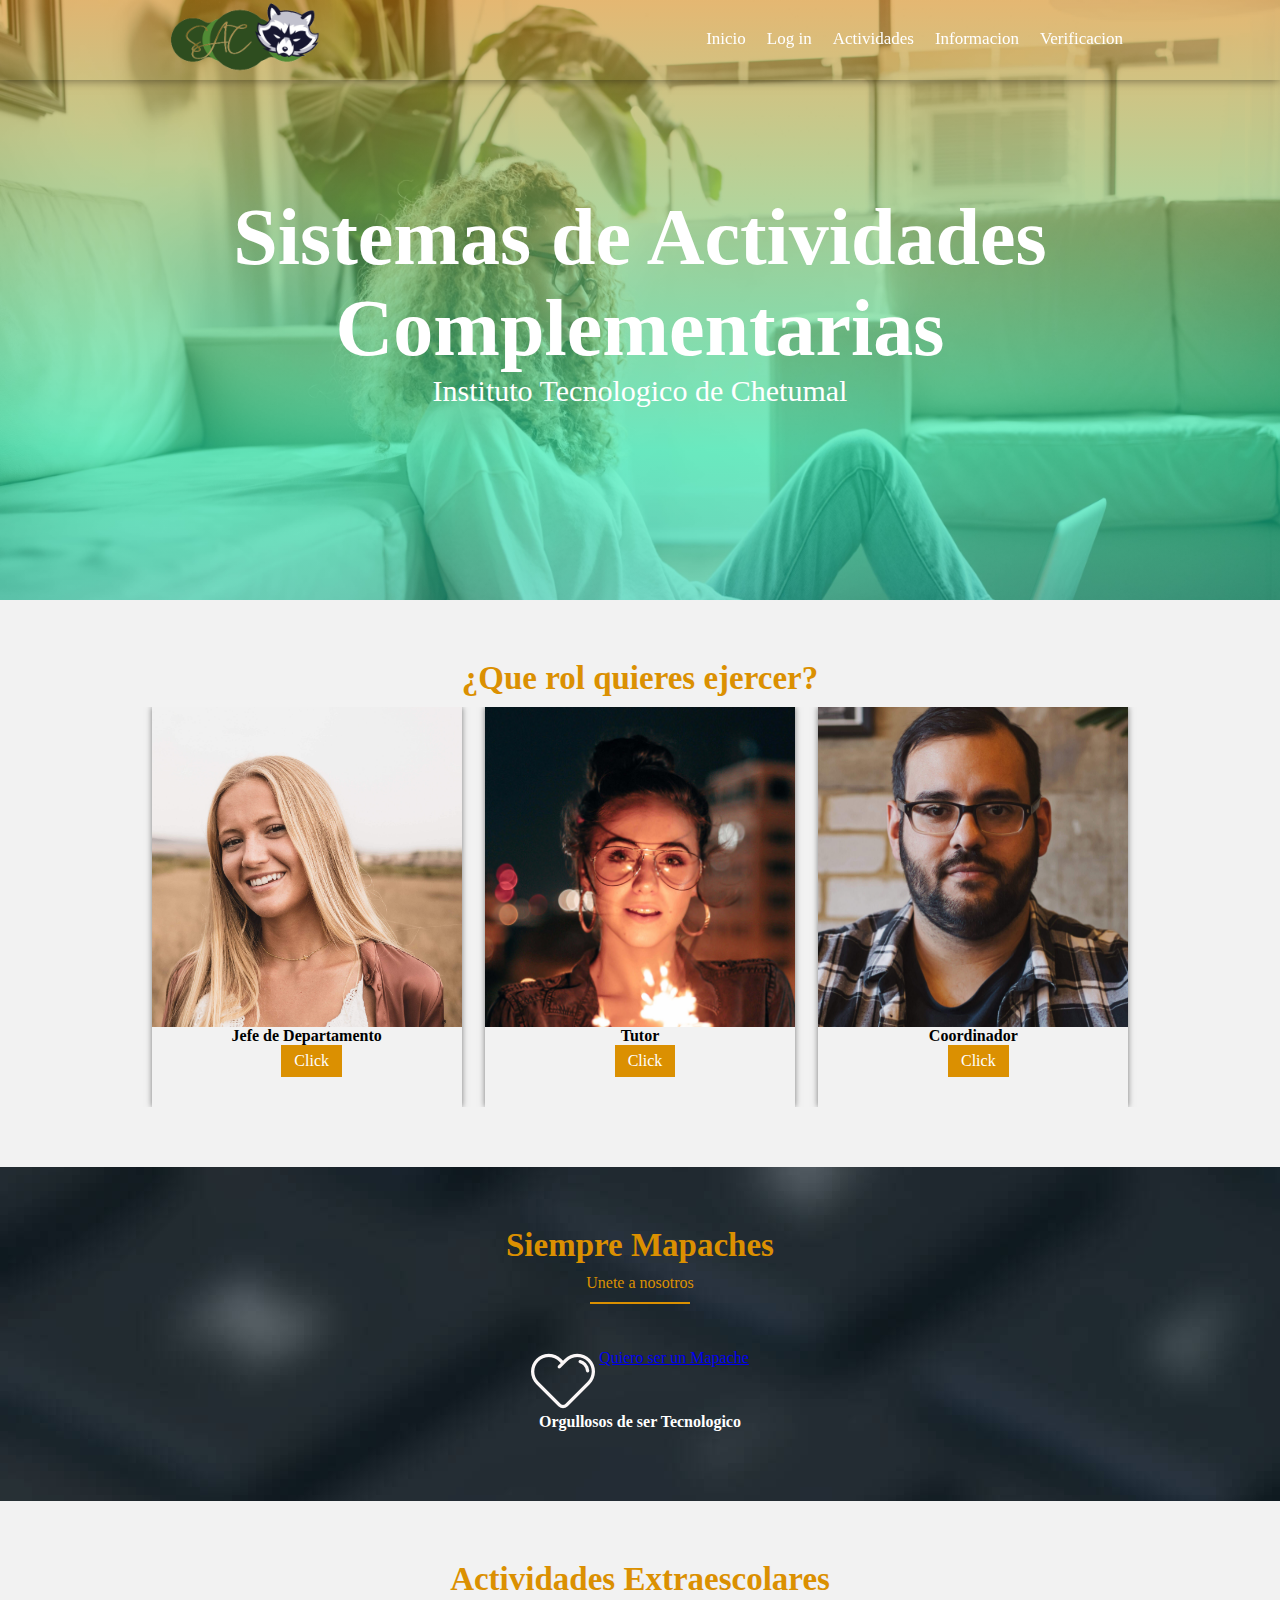
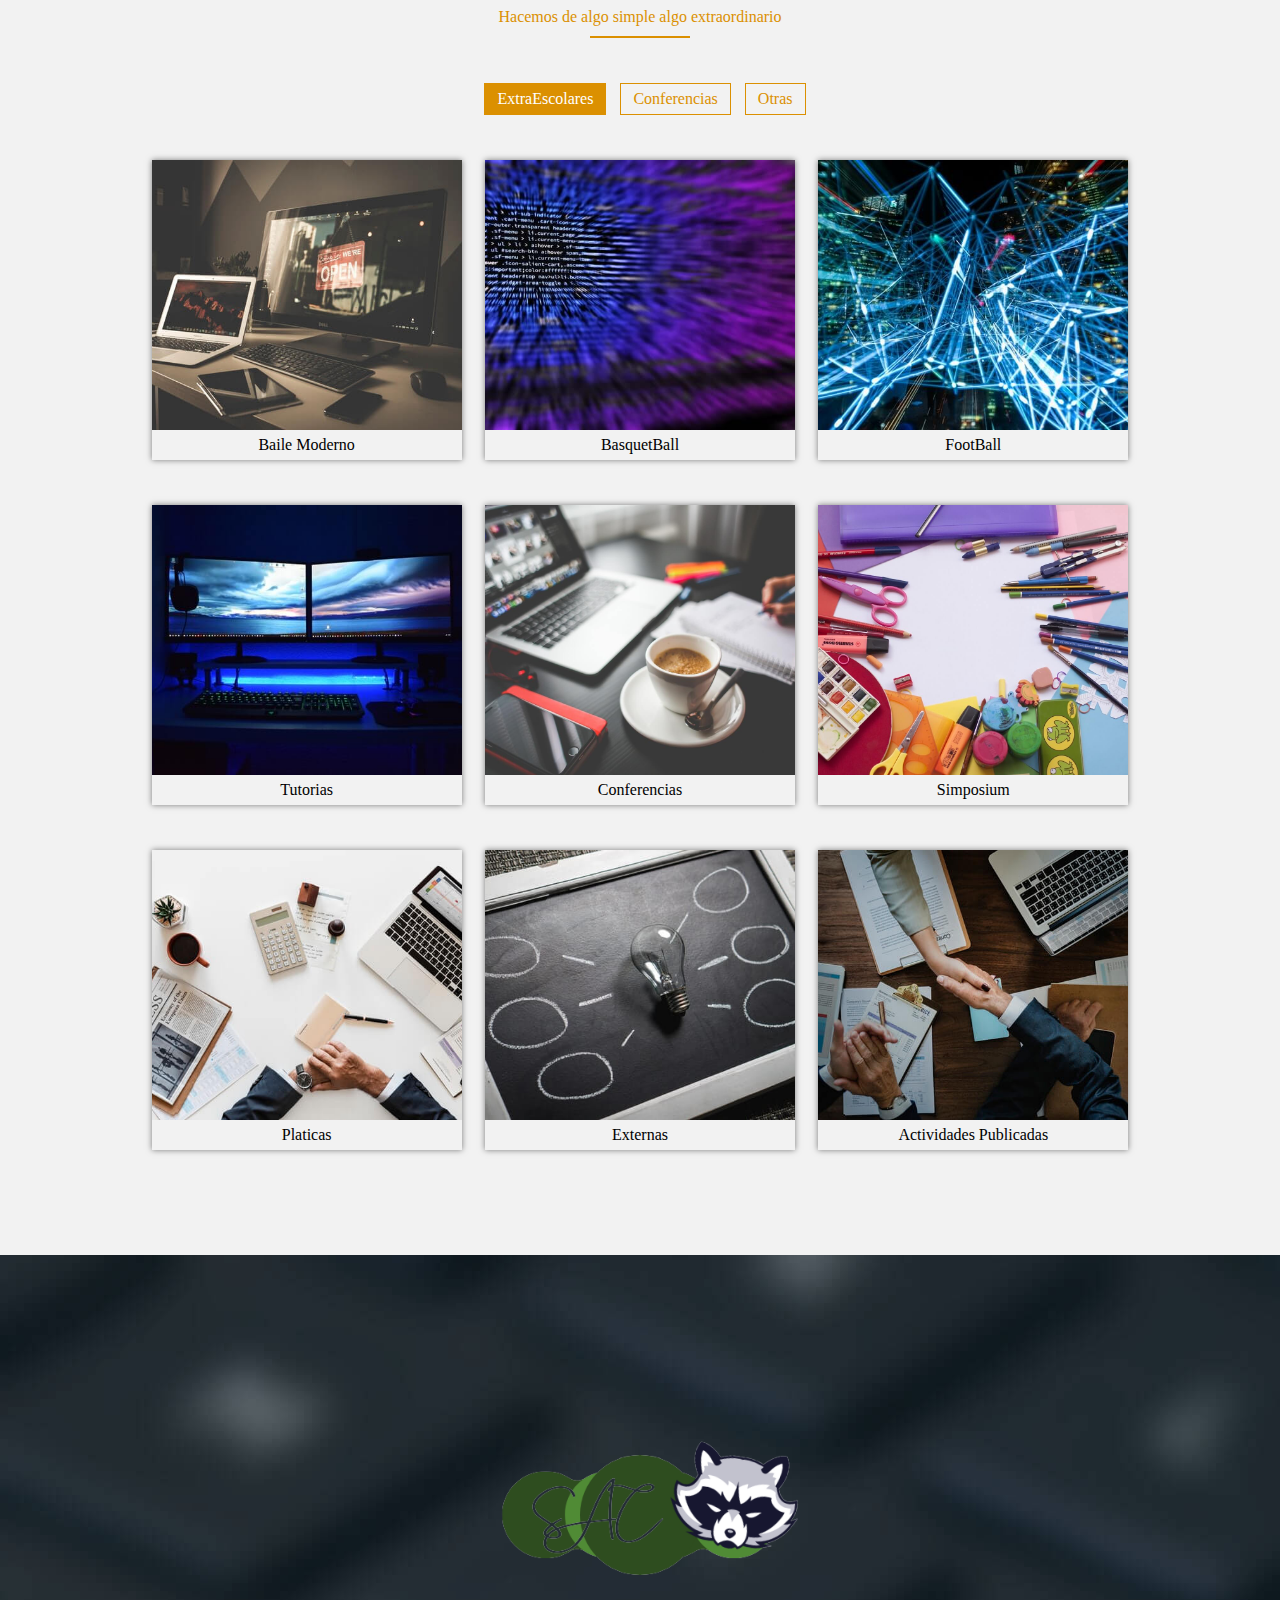
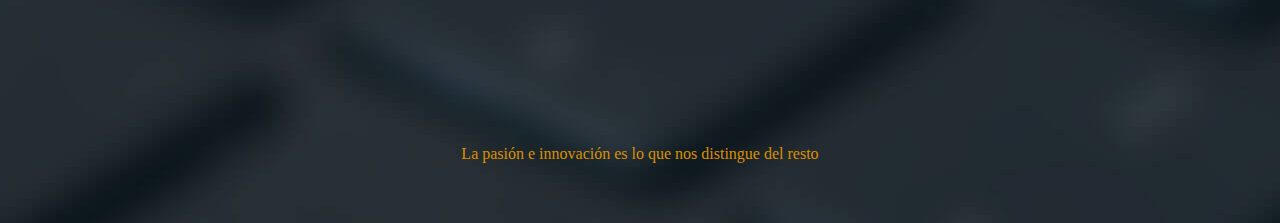
<file: index.html>
<!DOCTYPE html>
<html lang="en">

<head>
    <meta charset="UTF-8">
    <meta name="viewport" content="width=device-width, initial-scale=1.0">
    <meta http-equiv="X-UA-Compatible" content="ie=edge">
    <meta http-equiv="X-UA-Compatible" content="">
    <title>Proyecto Final</title>
    <link rel="stylesheet" href="estilos.css">
    <link rel="stylesheet" href="https://use.fontawesome.com/releases/v5.3.1/css/all.css" integrity="sha384-mzrmE5qonljUremFsqc01SB46JvROS7bZs3IO2EmfFsd15uHvIt+Y8vEf7N7fWAU" crossorigin="anonymous">



    <body class="hidden">
        <div class="centrado" id="onload">
            <div class="lds-facebook">
                <div></div>
                <div></div>
                <div></div>
            </div>
        </div>
        <header>
            <nav id="nav" class="nav1">
                <div class="contenedor-nav">
                    <div class="logo">
                        <img src="img/logo.png" alt="">
                    </div>
                    <div class="enlaces" id="enlaces">
                        <a href="#" id="enlace-inicio" class="btn-header">Inicio</a>
                        <a href="log in.html" class="btn-header">Log in</a>
                        <a href="#" id="enlace-servicio" class="btn-header">Actividades</a>
                        <a href="#" id="enlace-trabajo" class="btn-header">Informacion</a>
                        <a href="Responsive.html" class="btn-header">Verificacion</a>
                    </div>
                    <div class="icono" id="open">
                        <span>&#9776;</span>
                    </div>
                </div>
            </nav>
            <div class="textos">
                <h1>Sistemas de Actividades Complementarias</h1>
                <h2>Instituto Tecnologico de Chetumal</h2>
            </div>
        </header>
        <main>
            <section class="team contenedor" id="Equipo">
                <h3>¿Que rol quieres ejercer?</h3>
                <div class="botones-work">
                    <div class="card">
                        <div class="content-card">
                            <div class="people">
                                <img src="img/people1.jpg" alt="">
                            </div>
                            <div class="botones-work" id="enlace">
                                <h4>Jefe de Departamento</h4>
                                <ul>
                                    <li class="filter active" data-nombre='Click'>Click</li>
                                    <p></p>
                            </div>
                        </div>
                        <div class="content-card">
                            <div class="people">
                                <img src="img/people2.jpg" alt="">
                            </div>
                            <div class="botones-work">
                                <h4>Tutor</h4>
                                <ul>
                                    <li class="filter active" data-nombre='Click'>Click</li>
                                    <p></p>
                            </div>
                        </div>
                        <div class="content-card">
                            <div class="people">
                                <img src="img/people3.jpg" alt="">
                            </div>
                            <div class="botones-work">
                                <h4>Coordinador</h4>
                                <ul>
                                    <li class="filter active" data-nombre='Click'>Click</li>
                                    <p></p>
                            </div>
                        </div>
                    </div>
            </section>
            <section class="about" id="servicio">
                <div class="contenedor">
                    <h3>Siempre Mapaches</h3>
                    <p class="after">Unete a nosotros</p>
                    <div class="servicios" id="enlaces-CajaServicios">
                        <div class="caja-servicios">
                            <img src="img/heart.png" alt="">
                            <a href="#" id="enlaces-CajaServicios" class="btn-header">Quiero ser un Mapache</a>
                            <h4>Orgullosos de ser Tecnologico</h4>
                            <p></p>
                        </div>
                    </div>
                </div>
            </section>
            <section class="work contenedor" id="trabajo">
                <h3>Actividades Extraescolares</h3>
                <p class="after">Hacemos de algo simple algo extraordinario</p>
                <div class="botones-work">
                    <ul>
                        <li class="filter active" data-nombre='todos'>ExtraEscolares</li>
                        <li class="filter" data-nombre='diseño'>Conferencias</li>
                        <li class="filter" data-nombre='programacion'>Otras</li>
                    </ul>
                </div>
                <div class="galeria-work">
                    <div class="cont-work programacion">
                        <div class="img-work">
                            <img src="img/programacion1.jpeg" alt="">
                        </div>
                        <div class="textos-work">
                            <h4>Baile Moderno</h4>
                        </div>
                    </div>
                    <div class="cont-work programacion">
                        <div class="img-work">
                            <img src="img/programacion2.jpeg" alt="">
                        </div>
                        <div class="textos-work">
                            <h4>BasquetBall</h4>
                        </div>
                    </div>
                    <div class="cont-work programacion">
                        <div class="img-work">
                            <img src="img/programacion3.jpeg" alt="">
                        </div>
                        <div class="textos-work">
                            <h4>FootBall</h4>
                        </div>
                    </div>
                    <div class="cont-work diseño">
                        <div class="img-work">
                            <img src="img/diseño1.jpeg" alt="">
                        </div>
                        <div class="textos-work">
                            <h4>Tutorias</h4>
                        </div>
                    </div>
                    <div class="cont-work diseño">
                        <div class="img-work">
                            <img src="img/diseño2.jpeg" alt="">
                        </div>
                        <div class="textos-work">
                            <h4>Conferencias</h4>
                        </div>
                    </div>
                    <div class="cont-work diseño">
                        <div class="img-work">
                            <img src="img/diseño3.jpeg" alt="">
                        </div>
                        <div class="textos-work">
                            <h4>Simposium</h4>
                        </div>
                    </div>
                    <div class="cont-work marketing">
                        <div class="img-work">
                            <img src="img/marketing1.jpeg" alt="">
                        </div>
                        <div class="textos-work">
                            <h4>Platicas</h4>
                        </div>
                    </div>
                    <div class="cont-work marketing">
                        <div class="img-work">
                            <img src="img/marketing2.jpeg" alt="">
                        </div>
                        <div class="textos-work">
                            <h4>Externas</h4>
                        </div>
                    </div>
                    <div class="cont-work marketing">
                        <div class="img-work">
                            <img src="img/marketing3.jpeg" alt="">
                        </div>
                        <div class="textos-work">
                            <h4>Actividades Publicadas</h4>
                        </div>
                    </div>
                </div>
            </section>
        </main>
        <footer id="contacto">
            <div class="footer contenedor">
                <div class="marca-logo">
                    <img src="img/logo.png" alt="">
                </div>
                <div class="iconos">
                    <i class="fab fa-youtube"></i>
                    <i class="fab fa-facebook-square"></i>
                    <i class="fab fa-github"></i>
                </div>
                <p>La pasión e innovación es lo que nos distingue del resto</p>
            </div>

        </footer>
        <script src="js/jquery.js"></script>
        <script src="js/main.js"></script>
        <script src="js/filtro.js"></script>
    </body>

</html>
</file>
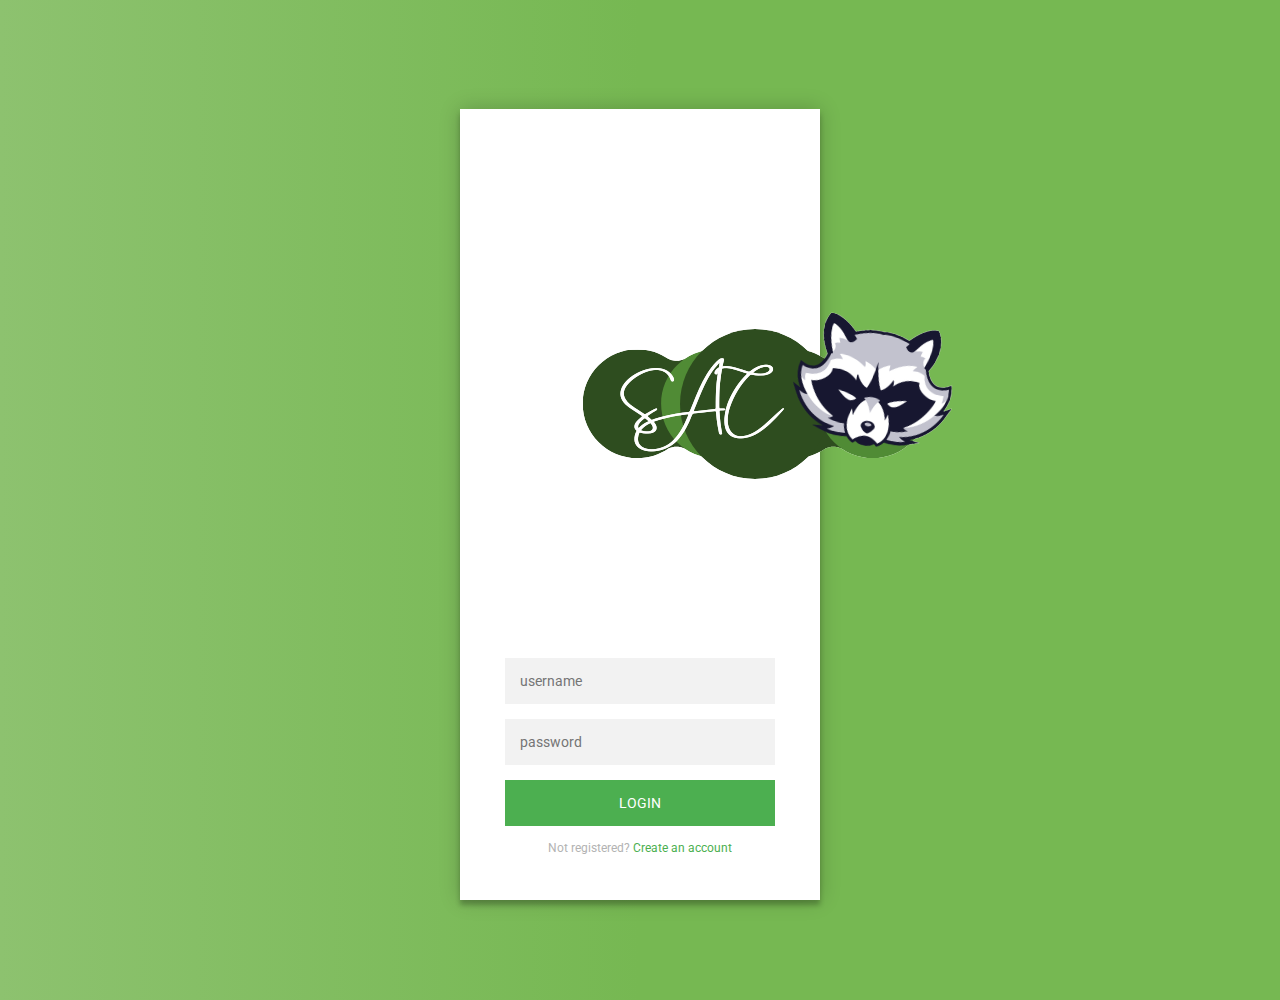
<file: log in.html>
<!DOCTYPE html>
<html lang="en">

<head>
    <meta charset="UTF-8">
    <title>LOG IN</title>
    <link rel="stylesheet" href="./style.css">

</head>

<body>
    <div class="login-page">
        <div class="form">
            <div class="logo">
                <img src="img/logo.png" alt="">
            </div>
            <form class="register-form">
                <input type="text" placeholder="name" />
                <input type="password" placeholder="password" />
                <input type="text" placeholder="email address" />
                <button>create</button>
                <p class="message">Already registered? <a href="#">Sign In</a></p>
            </form>
            <form class="login-form">
                <input type="text" placeholder="username" />
                <input type="password" placeholder="password" />
                <button>login</button>
                <p class="message">Not registered? <a href="#">Create an account</a></p>
            </form>
        </div>
    </div>
    <script src='//cdnjs.cloudflare.com/ajax/libs/jquery/2.1.3/jquery.min.js'></script>
    <script src="./script.js"></script>

</body>

</html>
</file>
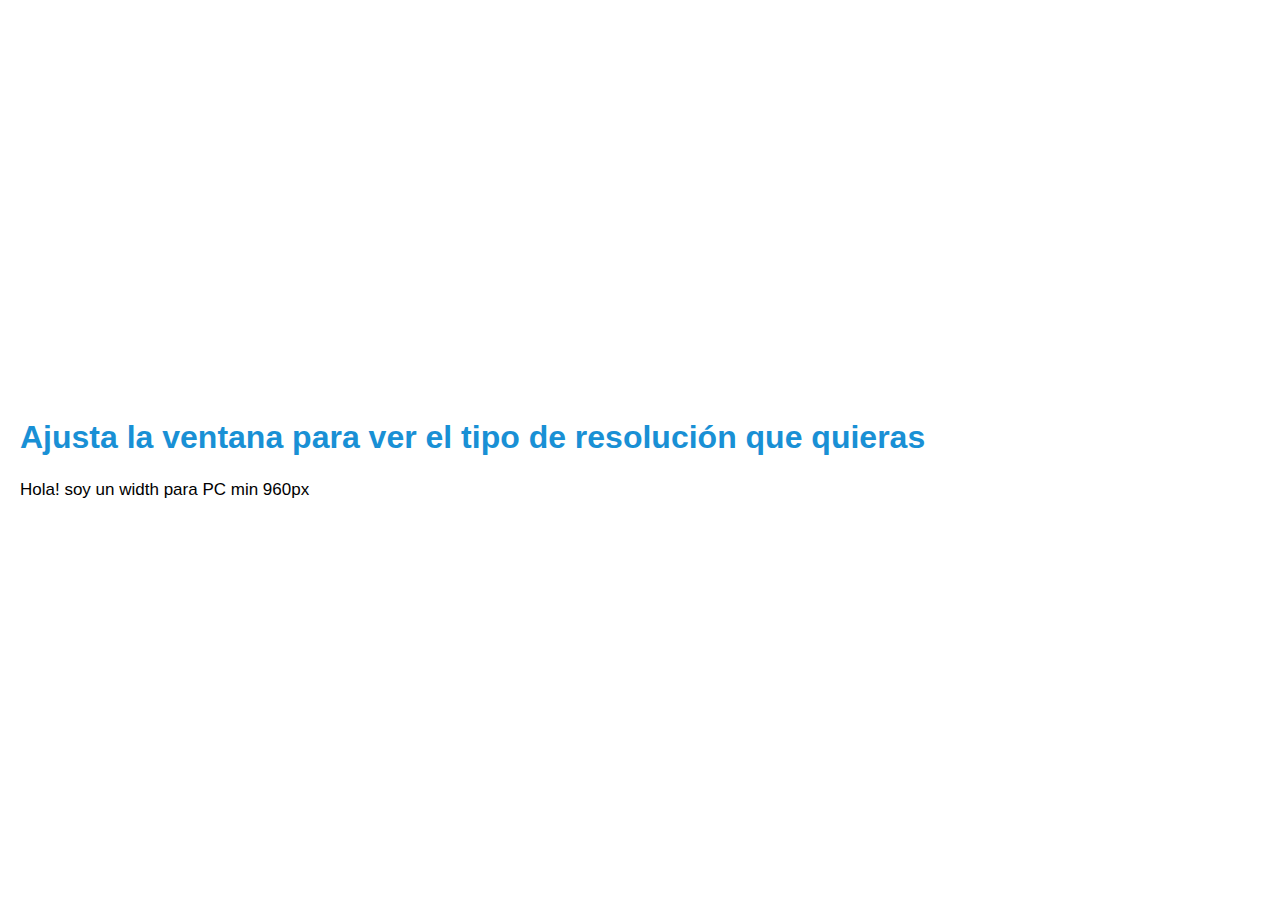
<file: Responsive.html>
<!DOCTYPE html>

<html>

<head>
    <meta name="viewport" content="width=device-width, initial-scale=1.0">
    <link rel="stylesheet" href="base.css">
    <link rel="stylesheet" href="responsive.css">
</head>

<body>
    <div id="wrap">
        <div id="caja">
            <div id="contenido">
                <h1>Ajusta la ventana para ver el tipo de resolución que quieras</h1>
                <div id="pc">
                    Hola! soy un width para PC min 960px
                </div>
                <div id="tablet">
                    Hola! soy un width para tablets de 768-959px
                </div>
                <div id="movilPaisado">
                    Hola! soy un width para moviles Paisados de 480-767px
                </div>
                <div id="movilNormal">
                    Hola! soy un width para moviles de 0-479px
                </div>
            </div>
        </div>
    </div>
</body>

</html>
</file>
<file: estilos.css>
:root {
    --color1: rgb(219, 144, .5);
    --color2: rgba(23, 180, 83, 0.877);
    --color3: rgba(11, 194, 211, 0.623);
    --fondo: #f2f2f2;
    --titulos: 33px;
    --margenes: 60px;
    --espacios: 10px;
    --espacios-contenido: 45px;
}

* {
    margin: 0;
    padding: 0;
    box-sizing: border-box;
}

body {
    font-family: 'open sans';
    background: var(--fondo);
}

img {
    vertical-align: top;
}


/* Preloader */

.hidden {
    overflow: hidden;
}

.centrado {
    position: fixed;
    width: 100vw;
    height: 100vh;
    background: #000;
    z-index: 100;
    display: flex;
    justify-content: center;
    align-items: center;
}

.lds-facebook {
    display: inline-block;
    position: relative;
    width: 64px;
    height: 64px;
}

.lds-facebook div {
    display: inline-block;
    position: absolute;
    left: 6px;
    width: 13px;
    background: #cef;
    animation: lds-facebook 1.2s cubic-bezier(0, 0.5, 0.5, 1) infinite;
}

.lds-facebook div:nth-child(1) {
    left: 6px;
    animation-delay: -0.24s;
}

.lds-facebook div:nth-child(2) {
    left: 26px;
    animation-delay: -0.12s;
}

.lds-facebook div:nth-child(3) {
    left: 45px;
    animation-delay: 0;
}

@keyframes lds-facebook {
    0% {
        top: 6px;
        height: 51px;
    }
    50%,
    100% {
        top: 19px;
        height: 26px;
    }
}


/* Header */

header {
    width: 100%;
    height: 600px;
    background: linear-gradient(to bottom, rgba(211, 135, 20, .6), rgba(29, 241, 171, .6), rgba(7, 109, 150, .45)), url(img/fondo.jpg);
    background-attachment: fixed;
    background-position: center;
    background-size: cover;
}

nav {
    width: 100%;
    position: fixed;
    box-shadow: 0 0 10px 0 rgba(0, 0, 0, .5)
}

.nav1 {
    background: transparent;
    height: 80px;
    color: #fff;
}

.nav2 {
    background: var(--fondo);
    height: 100px;
    color: #000;
}

.contenedor-nav {
    display: flex;
    margin: auto;
    width: 90%;
    justify-content: space-between;
    align-items: center;
    max-width: 1000px;
    height: inherit;
    overflow: hidden;
}

nav .enlaces a {
    display: inline-block;
    padding: 5px 0;
    margin-right: 17px;
    font-size: 17px;
    font-weight: 300;
    text-decoration: none;
    border-bottom: 3px solid transparent;
    color: inherit;
}

nav .enlaces a:hover {
    border-bottom: 3px solid #1498a4;
    transition: 0.6s;
}

.logo,
.logo img {
    max-height: 200px;
}

.icono {
    display: none;
    font-size: 24px;
    padding: 23.5px 20px;
}

.textos {
    width: 100%;
    height: 100%;
    display: flex;
    justify-content: center;
    flex-direction: column;
    align-items: center;
    color: #fff;
    overflow: hidden;
    text-align: center;
}

.textos>h1 {
    font-size: 80px;
    ;
}

.textos>h2 {
    font-size: 30px;
    font-weight: 300;
}


/* Main */

.contenedor {
    margin: auto;
    padding: var(--margenes) 0;
    width: 90%;
    max-width: 1000px;
    text-align: center;
    overflow: hidden;
}

.contenedor h3 {
    font-size: var(--titulos);
    color: var(--color1);
    margin-bottom: var(--espacios);
}

.contenedor p {
    font-size: var(--subtitulos);
    font-weight: 300;
    color: var(--color1);
}

.after::after {
    content: '';
    display: block;
    margin: auto;
    margin-top: var(--espacios);
    width: 100px;
    height: 2px;
    background: var(--color1);
    margin-bottom: var(--espacios-contenido);
}

.card {
    display: flex;
    justify-content: space-around;
    flex-wrap: wrap;
}

.content-card {
    width: 31%;
    box-shadow: 0 0 6px 0 rgba(0, 0, 0, .5);
    overflow: hidden;
    height: 400px;
}

.people {
    height: 80%;
}

.content-card img {
    width: 100%;
    height: 100%;
    object-fit: cover;
}

.texto-team {
    height: 20%;
    width: 100%;
    padding: var(--espacios) 0;
}

.about {
    background: url(img/teclado.jpg);
    height: auto;
}

.servicios {
    display: flex;
    color: #fff;
    justify-content: space-between;
    margin: auto;
    flex-wrap: wrap;
}

.caja-servicios {
    width: 30%;
    margin: auto;
    text-align: center;
}

.caja-servicios>h4 {
    margin-bottom: var(--espacios);
}

.caja-servicios>p {
    text-align: center;
}

.botones-work {
    overflow: hidden;
}

.botones-work li {
    display: inline-block;
    text-align: center;
    margin-left: var(--espacios);
    margin-bottom: var(--espacios-contenido);
    padding: 6px 12px;
    border: 1px solid var(--color1);
    list-style: none;
    color: var(--color1);
}

.botones-work li:hover {
    background: var(--color1);
    color: #fff;
    cursor: pointer;
}

.botones-work .active {
    background: var(--color1);
    color: #fff;
}

.galeria-work {
    display: flex;
    flex-wrap: wrap;
    justify-content: space-around;
}

.cont-work {
    width: 31%;
    box-shadow: 0 0 6px 0 rgba(0, 0, 0, .5);
    height: 300px;
    overflow: hidden;
    margin-bottom: var(--espacios-contenido);
}

.img-work {
    height: 90%;
    width: 100%;
}

.img-work img {
    height: 100%;
    width: 100%;
    object-fit: cover;
}

.textos-work {
    height: 10%;
}

.textos-work h4 {
    line-height: 30px;
    font-weight: 300;
}


/* Footer */

footer {
    background: url(img/teclado.jpg);
}

.marca-logo {
    width: 40%;
    margin: auto;
    margin-bottom: var(--espacios);
}

.marca-logo img {
    width: 100%;
}

.iconos {
    display: flex;
    margin: auto;
    justify-content: space-around;
    width: 100%;
}

.fab {
    font-size: 60px;
    color: #FFF;
    margin-bottom: var(--espacios);
    display: inline-block;
}

footer p {
    margin-top: var(--espacios);
}

@media screen and (max-width: 700px) {
    .nav2 {
        color: #fff;
    }
    .icono {
        display: block;
        cursor: pointer;
    }
    .enlaces {
        position: fixed;
        top: 80px;
        background: #2c3e50;
        left: 0;
        height: 100%;
        transition: 1s;
        width: 0;
        overflow: hidden;
    }
    .enlaces a {
        display: block;
        width: 100%;
        height: 50px;
        padding: 20px;
        text-align: center;
        background: #34495e;
        color: #fff;
    }
    .textos>h1 {
        font-size: 70px;
    }
    .textos>h2 {
        font-size: 35px;
    }
    .content-card {
        width: 48%;
        margin-bottom: var(--margenes);
    }
     :root {
        --margenes: 30px;
    }
}

@media screen and (max-width: 500px) {
     :root {
        --espacios-contenido: 25px;
    }
    .content-card {
        width: 90%;
    }
    .caja-servicios {
        width: 90%;
        margin-bottom: var(--margenes);
    }
    .cont-work {
        width: 85%;
    }
    .marca-logo {
        width: 80%;
    }
    .iconos {
        margin: auto;
    }
}
</file>
<file: style.css>
@import url(https://fonts.googleapis.com/css?family=Roboto:300);
.login-page {
    width: 360px;
    padding: 8% 0 0;
    margin: auto;
}

.form {
    position: relative;
    z-index: 1;
    background: #FFFFFF;
    max-width: 360px;
    margin: 0 auto 100px;
    padding: 45px;
    text-align: center;
    box-shadow: 0 0 20px 0 rgba(0, 0, 0, 0.2), 0 5px 5px 0 rgba(0, 0, 0, 0.24);
}

.form input {
    font-family: "Roboto", sans-serif;
    outline: 0;
    background: #f2f2f2;
    width: 100%;
    border: 0;
    margin: 0 0 15px;
    padding: 15px;
    box-sizing: border-box;
    font-size: 14px;
}

.form button {
    font-family: "Roboto", sans-serif;
    text-transform: uppercase;
    outline: 0;
    background: #4CAF50;
    width: 100%;
    border: 0;
    padding: 15px;
    color: #FFFFFF;
    font-size: 14px;
    -webkit-transition: all 0.3 ease;
    transition: all 0.3 ease;
    cursor: pointer;
}

.form button:hover,
.form button:active,
.form button:focus {
    background: #43A047;
}

.form .message {
    margin: 15px 0 0;
    color: #b3b3b3;
    font-size: 12px;
}

.form .message a {
    color: #4CAF50;
    text-decoration: none;
}

.form .register-form {
    display: none;
}

.container {
    position: relative;
    z-index: 1;
    max-width: 300px;
    margin: 0 auto;
}

.container:before,
.container:after {
    content: "";
    display: block;
    clear: both;
}

.container .info {
    margin: 50px auto;
    text-align: center;
}

.container .info h1 {
    margin: 0 0 15px;
    padding: 0;
    font-size: 36px;
    font-weight: 300;
    color: #1a1a1a;
}

.container .info span {
    color: #4d4d4d;
    font-size: 12px;
}

.container .info span a {
    color: #000000;
    text-decoration: none;
}

.container .info span .fa {
    color: #EF3B3A;
}

body {
    background: #76b852;
    /* fallback for old browsers */
    background: rgb(141, 194, 111);
    background: linear-gradient(90deg, rgba(141, 194, 111, 1) 0%, rgba(118, 184, 82, 1) 50%);
    font-family: "Roboto", sans-serif;
    -webkit-font-smoothing: antialiased;
    -moz-osx-font-smoothing: grayscale;
}
</file>
<file: base.css>
html,
body {
    margin: 0;
    height: 100%;
}

body {
    font: 100% Arial;
    color: black;
}

h1 {
    color: #1990D5;
}

#wrap {
    display: table;
    height: 100%;
}

#caja {
    display: table-cell;
    vertical-align: middle;
}

#contenido {
    padding: 20px;
}

p,
#pc,
#tablet,
#movilPaisado,
#movilNormal {
    font-size: 17px;
    line-height: 150%;
}
</file>
<file: responsive.css>
#pc,
#tablet,
#movilPaisado,
#movilNormal {
    display: none;
}


/* 
PC */

@media screen and (min-width: 960px) {
    #pc {
        display: block;
    }
}


/* 
Tablets */

@media screen and (min-width: 768px) and (max-width: 959px) {
    #tablet {
        display: block;
    }
}


/* 
Tablets */

@media screen and (min-width: 480px) and (max-width: 767px) {
    #movilPaisado {
        display: block;
    }
}


/* 
Tablets */

@media screen and (min-width: 0px) and (max-width: 479px) {
    #movilNormal {
        display: block;
    }
}
</file>
